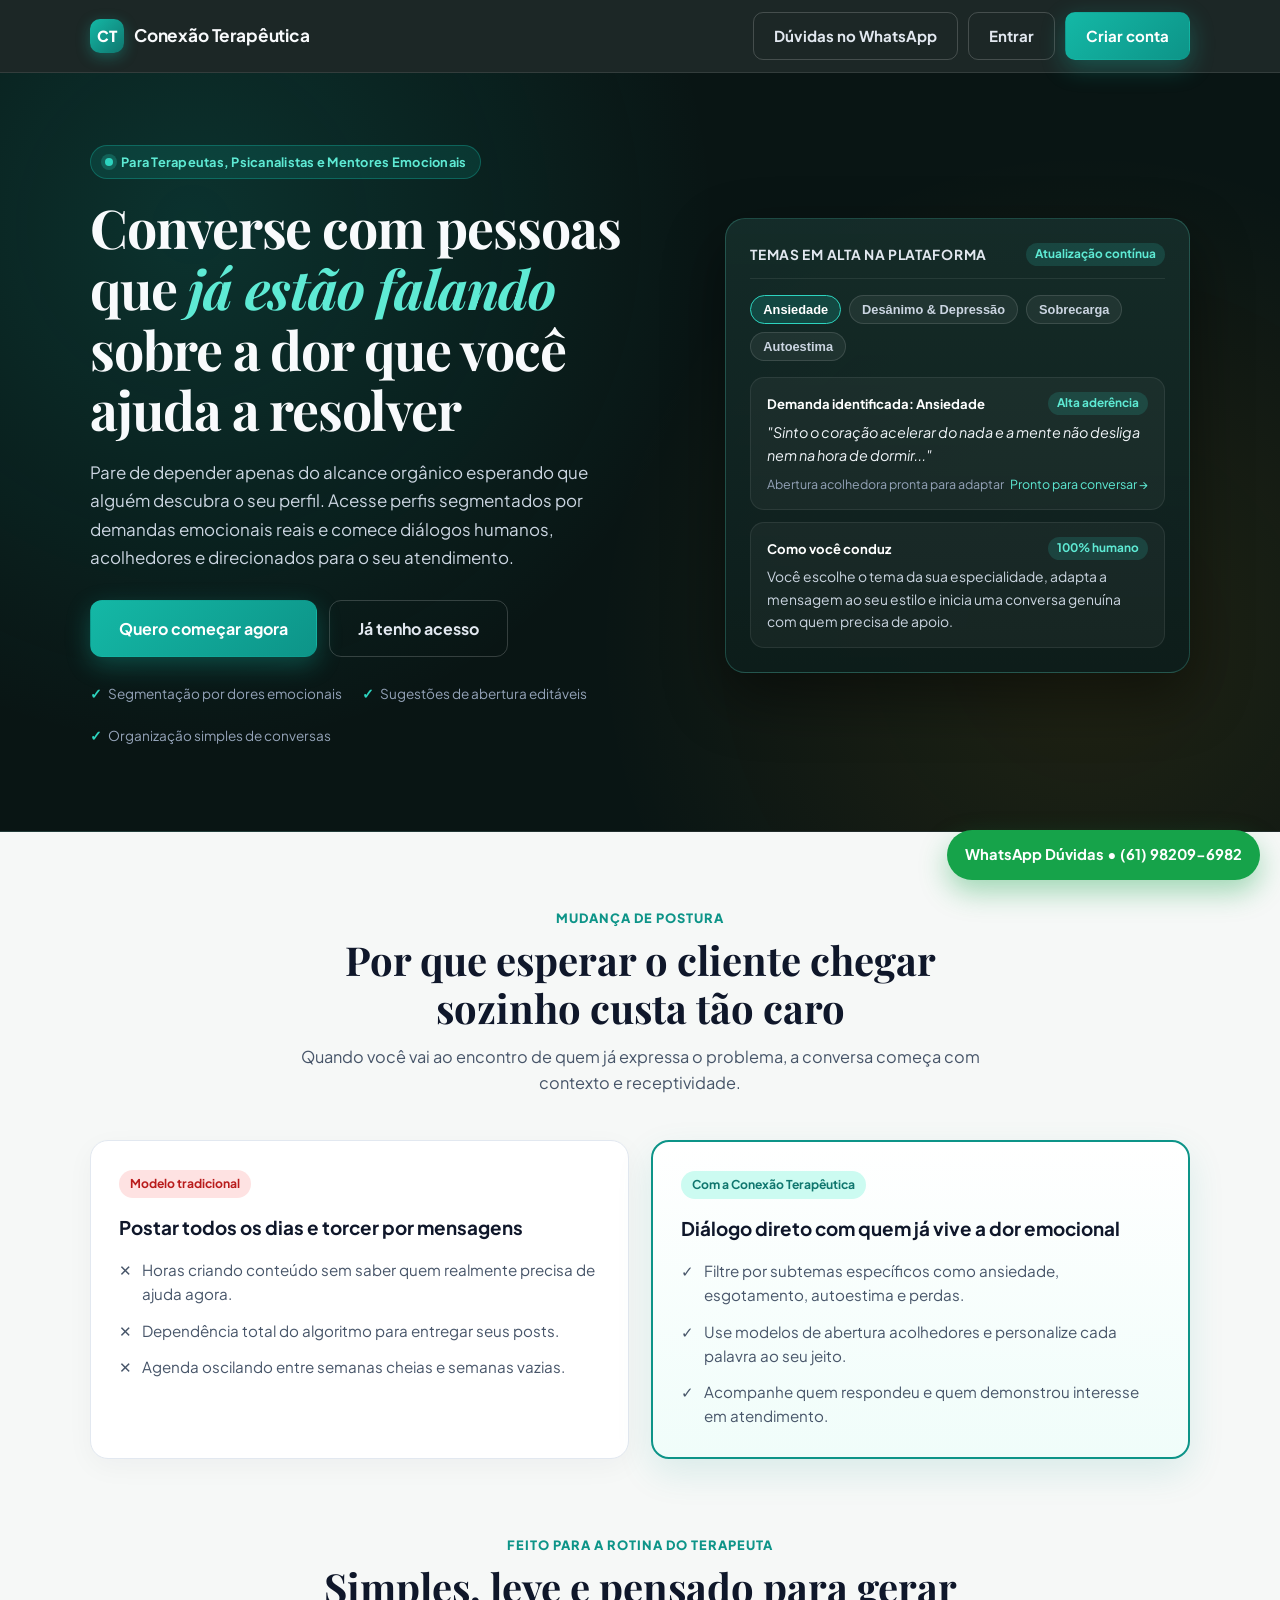
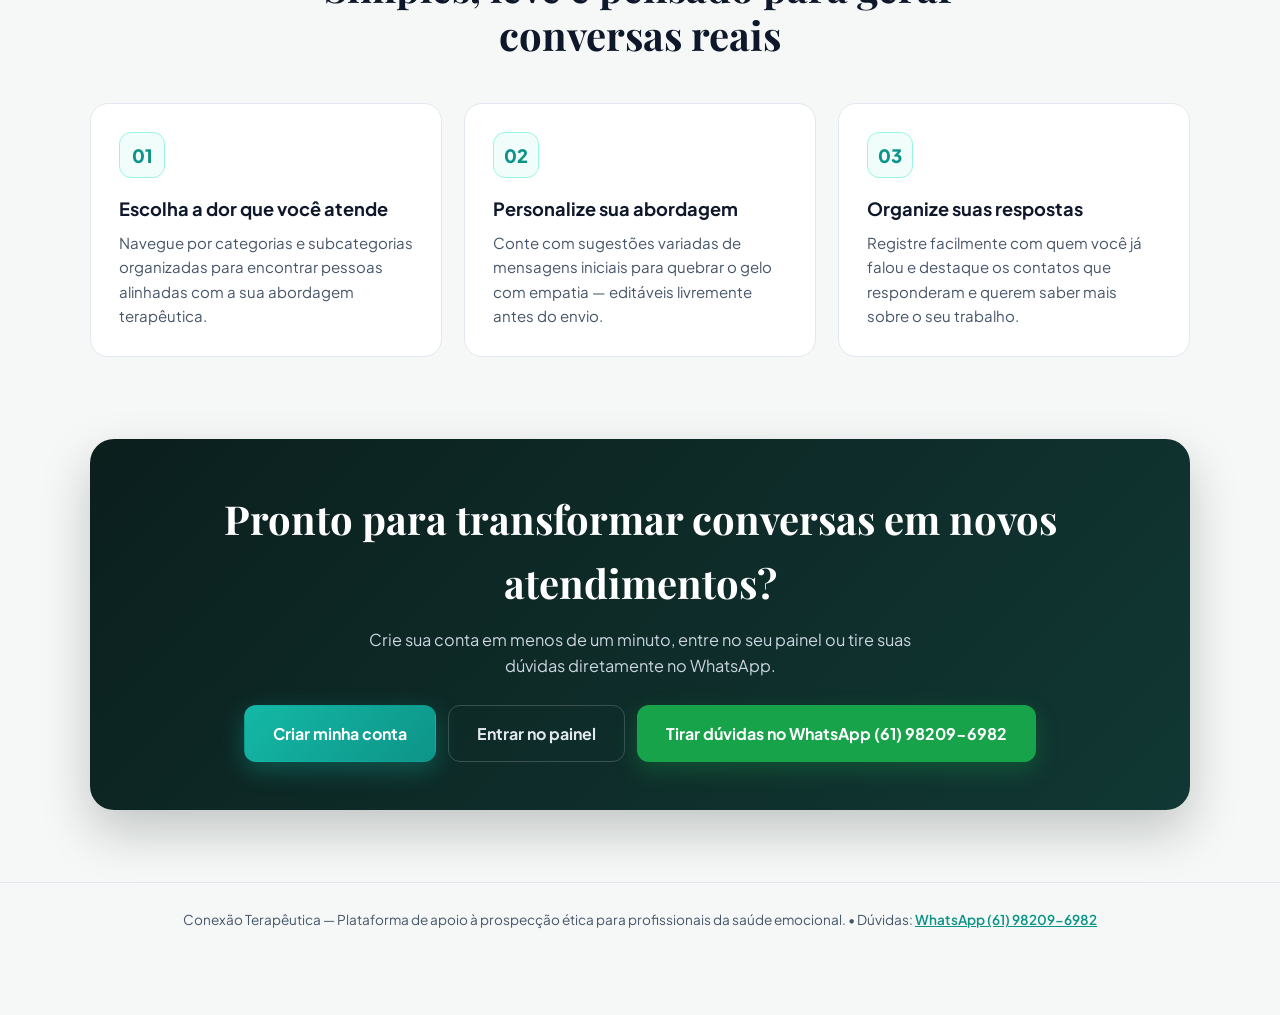
<file: index.html>
<!DOCTYPE html>
<html lang="pt-BR">
<head>
  <meta charset="UTF-8" />
  <meta name="viewport" content="width=device-width, initial-scale=1.0" />
  <title>Conexão Terapêutica — Encontre Clientes que Já Comentam Suas Dores</title>
  <link rel="preconnect" href="https://fonts.googleapis.com" />
  <link rel="preconnect" href="https://fonts.gstatic.com" crossorigin />
  <link href="https://fonts.googleapis.com/css2?family=Playfair+Display:ital,wght@0,600;0,700;1,600&family=Plus+Jakarta+Sans:wght@400;500;600;700;800&display=swap" rel="stylesheet" />
  <style>
    :root {
      --bg-dark: #091514;
      --bg-dark-card: #102321;
      --bg-light: #f6f8f7;
      --surface: #ffffff;
      --teal: #0d9488;
      --teal-bright: #14b8a6;
      --teal-soft: #ccfbf1;
      --amber: #f59e0b;
      --text-dark: #0f172a;
      --text-muted: #475569;
      --text-light: #f8fafc;
      --text-light-muted: #94a3b8;
      --border-light: #e2e8f0;
      --border-dark: rgba(255, 255, 255, 0.1);
      --max-w: 1140px;
    }

    * {
      box-sizing: border-box;
      margin: 0;
      padding: 0;
    }

    html {
      scroll-behavior: smooth;
    }

    body {
      font-family: 'Plus Jakarta Sans', -apple-system, BlinkMacSystemFont, sans-serif;
      background-color: var(--bg-light);
      color: var(--text-dark);
      line-height: 1.6;
      overflow-x: hidden;
      -webkit-font-smoothing: antialiased;
    }

    .container {
      width: 100%;
      max-width: var(--max-w);
      margin: 0 auto;
      padding: 0 20px;
    }

    /* NAVBAR */
    .navbar {
      position: sticky;
      top: 0;
      z-index: 50;
      background: rgba(9, 21, 20, 0.92);
      backdrop-filter: blur(12px);
      border-bottom: 1px solid var(--border-dark);
    }

    .navbar-inner {
      display: flex;
      align-items: center;
      justify-content: space-between;
      min-height: 72px;
      gap: 14px;
    }

    .logo {
      display: flex;
      align-items: center;
      gap: 10px;
      text-decoration: none;
      color: var(--text-light);
      font-weight: 700;
      font-size: 1.08rem;
      letter-spacing: -0.01em;
    }

    .logo-mark {
      width: 34px;
      height: 34px;
      border-radius: 10px;
      background: linear-gradient(135deg, var(--teal-bright), #0f766e);
      display: grid;
      place-items: center;
      color: #fff;
      font-weight: 800;
      font-size: 0.95rem;
      box-shadow: 0 4px 14px rgba(20, 184, 166, 0.35);
    }

    .nav-actions {
      display: flex;
      align-items: center;
      gap: 10px;
    }

    .btn {
      display: inline-flex;
      align-items: center;
      justify-content: center;
      gap: 8px;
      padding: 11px 20px;
      border-radius: 10px;
      font-weight: 700;
      font-size: 0.94rem;
      text-decoration: none;
      transition: all 0.2s ease;
      cursor: pointer;
      border: 1px solid transparent;
    }

    .btn-ghost-light {
      color: #e2e8f0;
      border-color: rgba(255, 255, 255, 0.18);
      background: transparent;
    }

    .btn-ghost-light:hover {
      background: rgba(255, 255, 255, 0.08);
      color: #fff;
    }

    .btn-primary-glow {
      background: linear-gradient(135deg, var(--teal-bright), var(--teal));
      color: #ffffff;
      box-shadow: 0 8px 24px rgba(20, 184, 166, 0.32);
    }

    .btn-primary-glow:hover {
      transform: translateY(-1px);
      box-shadow: 0 12px 28px rgba(20, 184, 166, 0.45);
    }

    .btn-whatsapp {
      background: #16a34a;
      color: #ffffff;
      box-shadow: 0 8px 22px rgba(22, 163, 74, 0.3);
    }

    .btn-whatsapp:hover {
      background: #15803d;
      transform: translateY(-1px);
    }

    .btn-lg {
      padding: 15px 28px;
      font-size: 1rem;
      border-radius: 12px;
    }

    /* HERO DARK EDITORIAL */
    .hero-section {
      background:
        radial-gradient(circle at 15% 20%, rgba(20, 184, 166, 0.18), transparent 42%),
        radial-gradient(circle at 85% 75%, rgba(245, 158, 11, 0.1), transparent 40%),
        var(--bg-dark);
      color: var(--text-light);
      padding: 72px 0 84px;
      border-bottom: 1px solid var(--border-dark);
    }

    .hero-grid {
      display: grid;
      grid-template-columns: 1.12fr 0.88fr;
      gap: 44px;
      align-items: center;
    }

    .pill-tag {
      display: inline-flex;
      align-items: center;
      gap: 8px;
      background: rgba(20, 184, 166, 0.14);
      border: 1px solid rgba(20, 184, 166, 0.35);
      color: #5eead4;
      padding: 6px 14px;
      border-radius: 999px;
      font-size: 0.8rem;
      font-weight: 700;
      letter-spacing: 0.02em;
      margin-bottom: 18px;
    }

    .dot-pulse {
      width: 8px;
      height: 8px;
      border-radius: 50%;
      background: #2dd4bf;
      box-shadow: 0 0 0 4px rgba(45, 212, 191, 0.22);
    }

    .hero-title {
      font-family: 'Playfair Display', Georgia, serif;
      font-size: clamp(2.1rem, 4.3vw, 3.35rem);
      line-height: 1.13;
      font-weight: 700;
      margin-bottom: 18px;
      letter-spacing: -0.02em;
    }

    .hero-title em {
      font-style: italic;
      color: #5eead4;
    }

    .hero-desc {
      color: #cbd5e1;
      font-size: 1.06rem;
      line-height: 1.68;
      margin-bottom: 28px;
      max-width: 560px;
    }

    .hero-cta-row {
      display: flex;
      gap: 12px;
      flex-wrap: wrap;
      margin-bottom: 26px;
    }

    .hero-proof {
      display: flex;
      gap: 20px;
      flex-wrap: wrap;
      font-size: 0.85rem;
      color: var(--text-light-muted);
    }

    .hero-proof span {
      display: inline-flex;
      align-items: center;
      gap: 6px;
    }

    .check-icon {
      color: #2dd4bf;
      font-weight: 800;
    }

    /* RADAR VISUAL INTERATIVO */
    .radar-card {
      background: linear-gradient(180deg, rgba(22, 46, 43, 0.9), rgba(13, 29, 27, 0.96));
      border: 1px solid rgba(94, 234, 212, 0.22);
      border-radius: 20px;
      padding: 24px;
      box-shadow: 0 24px 60px rgba(0, 0, 0, 0.45);
    }

    .radar-header {
      display: flex;
      justify-content: space-between;
      align-items: center;
      margin-bottom: 16px;
      padding-bottom: 12px;
      border-bottom: 1px solid rgba(255, 255, 255, 0.08);
    }

    .radar-title {
      font-size: 0.86rem;
      font-weight: 700;
      color: #e2e8f0;
      text-transform: uppercase;
      letter-spacing: 0.05em;
    }

    .radar-chips {
      display: flex;
      gap: 8px;
      flex-wrap: wrap;
      margin-bottom: 16px;
    }

    .topic-chip {
      background: rgba(255, 255, 255, 0.06);
      border: 1px solid rgba(255, 255, 255, 0.12);
      color: #cbd5e1;
      padding: 6px 12px;
      border-radius: 999px;
      font-size: 0.8rem;
      font-weight: 600;
      cursor: pointer;
      transition: all 0.18s ease;
    }

    .topic-chip.active,
    .topic-chip:hover {
      background: rgba(20, 184, 166, 0.22);
      border-color: #2dd4bf;
      color: #ffffff;
    }

    .signal-item {
      background: rgba(255, 255, 255, 0.04);
      border: 1px solid rgba(255, 255, 255, 0.08);
      border-radius: 14px;
      padding: 14px 16px;
      margin-bottom: 12px;
    }

    .signal-top {
      display: flex;
      justify-content: space-between;
      align-items: center;
      margin-bottom: 6px;
      font-size: 0.82rem;
    }

    .signal-tag {
      background: rgba(45, 212, 191, 0.16);
      color: #5eead4;
      padding: 2px 9px;
      border-radius: 999px;
      font-weight: 700;
      font-size: 0.74rem;
    }

    .signal-quote {
      font-size: 0.9rem;
      color: #f1f5f9;
      font-style: italic;
      margin-bottom: 8px;
    }

    .signal-foot {
      font-size: 0.78rem;
      color: #94a3b8;
      display: flex;
      justify-content: space-between;
    }

    /* SEÇÕES CLARAS */
    .section {
      padding: 72px 0;
    }

    .section-center {
      text-align: center;
      max-width: 720px;
      margin: 0 auto 44px;
    }

    .eyebrow {
      display: inline-block;
      color: var(--teal);
      font-weight: 800;
      font-size: 0.8rem;
      text-transform: uppercase;
      letter-spacing: 0.08em;
      margin-bottom: 8px;
    }

    .heading-2 {
      font-family: 'Playfair Display', Georgia, serif;
      font-size: clamp(1.75rem, 3.2vw, 2.5rem);
      line-height: 1.2;
      color: var(--text-dark);
      margin-bottom: 12px;
    }

    .subtext {
      color: var(--text-muted);
      font-size: 1.02rem;
    }

    /* COMPARATIVO */
    .compare-grid {
      display: grid;
      grid-template-columns: repeat(auto-fit, minmax(290px, 1fr));
      gap: 22px;
    }

    .compare-card {
      background: var(--surface);
      border: 1px solid var(--border-light);
      border-radius: 18px;
      padding: 28px;
      box-shadow: 0 8px 28px rgba(15, 23, 42, 0.04);
    }

    .compare-card.highlight {
      border: 2px solid var(--teal);
      background: linear-gradient(180deg, #ffffff 0%, #f0fdfa 100%);
      box-shadow: 0 14px 36px rgba(13, 148, 136, 0.12);
    }

    .compare-badge {
      display: inline-block;
      padding: 4px 11px;
      border-radius: 999px;
      font-size: 0.76rem;
      font-weight: 700;
      margin-bottom: 14px;
    }

    .badge-old {
      background: #fee2e2;
      color: #b91c1c;
    }

    .badge-new {
      background: var(--teal-soft);
      color: #0f766e;
    }

    .compare-list {
      list-style: none;
      margin-top: 16px;
      display: grid;
      gap: 12px;
    }

    .compare-list li {
      display: flex;
      gap: 10px;
      font-size: 0.95rem;
      color: var(--text-muted);
    }

    /* BENEFÍCIOS EM 3 PILARES */
    .pillars-grid {
      display: grid;
      grid-template-columns: repeat(auto-fit, minmax(280px, 1fr));
      gap: 22px;
    }

    .pillar-card {
      background: var(--surface);
      border: 1px solid var(--border-light);
      border-radius: 18px;
      padding: 28px;
      transition: transform 0.2s ease, box-shadow 0.2s ease;
    }

    .pillar-card:hover {
      transform: translateY(-3px);
      box-shadow: 0 16px 34px rgba(15, 23, 42, 0.07);
    }

    .pillar-icon {
      width: 46px;
      height: 46px;
      border-radius: 12px;
      background: #f0fdfa;
      border: 1px solid #99f6e4;
      color: var(--teal);
      display: grid;
      place-items: center;
      font-weight: 800;
      font-size: 1.15rem;
      margin-bottom: 16px;
    }

    .pillar-card h3 {
      font-size: 1.14rem;
      margin-bottom: 8px;
      color: var(--text-dark);
    }

    .pillar-card p {
      font-size: 0.94rem;
      color: var(--text-muted);
    }

    /* CTA FINAL */
    .cta-banner {
      background: linear-gradient(135deg, #0b1f1d 0%, #113834 100%);
      color: #fff;
      border-radius: 24px;
      padding: 48px 28px;
      text-align: center;
      box-shadow: 0 22px 50px rgba(9, 21, 20, 0.22);
    }

    .cta-banner h2 {
      font-family: 'Playfair Display', Georgia, serif;
      font-size: clamp(1.8rem, 3.5vw, 2.5rem);
      margin-bottom: 12px;
    }

    .cta-banner p {
      color: #cbd5e1;
      max-width: 600px;
      margin: 0 auto 26px;
      font-size: 1.02rem;
    }

    .footer {
      border-top: 1px solid var(--border-light);
      padding: 26px 0 84px;
      text-align: center;
      font-size: 0.85rem;
      color: var(--text-muted);
    }

    /* BOTÃO FLUTUANTE WHATSAPP */
    .whats-float {
      position: fixed;
      right: 20px;
      bottom: 20px;
      z-index: 60;
      display: inline-flex;
      align-items: center;
      gap: 10px;
      background: #16a34a;
      color: #ffffff;
      text-decoration: none;
      font-weight: 700;
      font-size: 0.92rem;
      padding: 13px 18px;
      border-radius: 999px;
      box-shadow: 0 12px 28px rgba(22, 163, 74, 0.38);
      transition: transform 0.2s ease, background 0.2s ease;
    }

    .whats-float:hover {
      background: #15803d;
      transform: translateY(-2px);
    }

    @media (max-width: 880px) {
      .hero-grid {
        grid-template-columns: 1fr;
        gap: 32px;
      }
      .hero-section {
        padding: 48px 0 56px;
      }
    }
  </style>
</head>
<body>
  <header class="navbar">
    <div class="container navbar-inner">
      <a href="#inicio" class="logo">
        <span class="logo-mark">CT</span>
        <span>Conexão Terapêutica</span>
      </a>
      <div class="nav-actions">
        <a href="https://wa.me/5561982096982?text=Ol%C3%A1%2C%20tenho%20d%C3%BAvidas%20sobre%20a%20plataforma%20Conex%C3%A3o%20Terap%C3%AAutica." target="_blank" rel="noopener noreferrer" class="btn btn-ghost-light">Dúvidas no WhatsApp</a>
        <a href="login.html" class="btn btn-ghost-light">Entrar</a>
        <a href="login.html?modo=cadastro" class="btn btn-primary-glow">Criar conta</a>
      </div>
    </div>
  </header>

  <main id="inicio">
    <!-- DOBRA PRINCIPAL -->
    <section class="hero-section">
      <div class="container hero-grid">
        <div>
          <div class="pill-tag">
            <span class="dot-pulse"></span>
            Para Terapeutas, Psicanalistas e Mentores Emocionais
          </div>
          <h1 class="hero-title">
            Converse com pessoas que <em>já estão falando</em> sobre a dor que você ajuda a resolver
          </h1>
          <p class="hero-desc">
            Pare de depender apenas do alcance orgânico esperando que alguém descubra o seu perfil.
            Acesse perfis segmentados por demandas emocionais reais e comece diálogos humanos,
            acolhedores e direcionados para o seu atendimento.
          </p>
          <div class="hero-cta-row">
            <a href="login.html?modo=cadastro" class="btn btn-primary-glow btn-lg">
              Quero começar agora
            </a>
            <a href="login.html" class="btn btn-ghost-light btn-lg">
              Já tenho acesso
            </a>
          </div>
          <div class="hero-proof">
            <span><strong class="check-icon">✓</strong> Segmentação por dores emocionais</span>
            <span><strong class="check-icon">✓</strong> Sugestões de abertura editáveis</span>
            <span><strong class="check-icon">✓</strong> Organização simples de conversas</span>
          </div>
        </div>

        <!-- PREVIEW INTERATIVO DE DEMANDAS -->
        <div class="radar-card" aria-label="Exemplos de temas emocionais">
          <div class="radar-header">
            <span class="radar-title">Temas em alta na plataforma</span>
            <span class="signal-tag">Atualização contínua</span>
          </div>

          <div class="radar-chips" id="demoChips">
            <button type="button" class="topic-chip active" data-tema="ansiedade">Ansiedade</button>
            <button type="button" class="topic-chip" data-tema="depressao">Desânimo & Depressão</button>
            <button type="button" class="topic-chip" data-tema="sobrecarga">Sobrecarga</button>
            <button type="button" class="topic-chip" data-tema="autoestima">Autoestima</button>
          </div>

          <div id="demoPreviewArea">
            <div class="signal-item">
              <div class="signal-top">
                <strong style="color: #fff;">Demanda identificada: Ansiedade</strong>
                <span class="signal-tag">Alta aderência</span>
              </div>
              <p class="signal-quote">
                "Sinto o coração acelerar do nada e a mente não desliga nem na hora de dormir..."
              </p>
              <div class="signal-foot">
                <span>Abertura acolhedora pronta para adaptar</span>
                <span style="color: #5eead4;">Pronto para conversar →</span>
              </div>
            </div>

            <div class="signal-item" style="margin-bottom: 0;">
              <div class="signal-top">
                <strong style="color: #fff;">Como você conduz</strong>
                <span class="signal-tag">100% humano</span>
              </div>
              <p style="font-size: 0.87rem; color: #cbd5e1;">
                Você escolhe o tema da sua especialidade, adapta a mensagem ao seu estilo e inicia uma conversa genuína com quem precisa de apoio.
              </p>
            </div>
          </div>
        </div>
      </div>
    </section>

    <!-- ANTES VS DEPOIS -->
    <section class="section">
      <div class="container">
        <div class="section-center">
          <span class="eyebrow">Mudança de postura</span>
          <h2 class="heading-2">Por que esperar o cliente chegar sozinho custa tão caro</h2>
          <p class="subtext">
            Quando você vai ao encontro de quem já expressa o problema, a conversa começa com contexto e receptividade.
          </p>
        </div>

        <div class="compare-grid">
          <div class="compare-card">
            <span class="compare-badge badge-old">Modelo tradicional</span>
            <h3 style="font-size: 1.18rem;">Postar todos os dias e torcer por mensagens</h3>
            <ul class="compare-list">
              <li><span>✕</span><span>Horas criando conteúdo sem saber quem realmente precisa de ajuda agora.</span></li>
              <li><span>✕</span><span>Dependência total do algoritmo para entregar seus posts.</span></li>
              <li><span>✕</span><span>Agenda oscilando entre semanas cheias e semanas vazias.</span></li>
            </ul>
          </div>

          <div class="compare-card highlight">
            <span class="compare-badge badge-new">Com a Conexão Terapêutica</span>
            <h3 style="font-size: 1.18rem;">Diálogo direto com quem já vive a dor emocional</h3>
            <ul class="compare-list">
              <li><span>✓</span><span>Filtre por subtemas específicos como ansiedade, esgotamento, autoestima e perdas.</span></li>
              <li><span>✓</span><span>Use modelos de abertura acolhedores e personalize cada palavra ao seu jeito.</span></li>
              <li><span>✓</span><span>Acompanhe quem respondeu e quem demonstrou interesse em atendimento.</span></li>
            </ul>
          </div>
        </div>
      </div>
    </section>

    <!-- 3 PILARES -->
    <section class="section" style="padding-top: 0;">
      <div class="container">
        <div class="section-center">
          <span class="eyebrow">Feito para a rotina do terapeuta</span>
          <h2 class="heading-2">Simples, leve e pensado para gerar conversas reais</h2>
        </div>

        <div class="pillars-grid">
          <div class="pillar-card">
            <div class="pillar-icon">01</div>
            <h3>Escolha a dor que você atende</h3>
            <p>
              Navegue por categorias e subcategorias organizadas para encontrar pessoas alinhadas com a sua abordagem terapêutica.
            </p>
          </div>
          <div class="pillar-card">
            <div class="pillar-icon">02</div>
            <h3>Personalize sua abordagem</h3>
            <p>
              Conte com sugestões variadas de mensagens iniciais para quebrar o gelo com empatia — editáveis livremente antes do envio.
            </p>
          </div>
          <div class="pillar-card">
            <div class="pillar-icon">03</div>
            <h3>Organize suas respostas</h3>
            <p>
              Registre facilmente com quem você já falou e destaque os contatos que responderam e querem saber mais sobre o seu trabalho.
            </p>
          </div>
        </div>
      </div>
    </section>

    <!-- CTA FINAL + DÚVIDAS WHATSAPP -->
    <section class="section" style="padding-top: 10px;">
      <div class="container">
        <div class="cta-banner">
          <h2>Pronto para transformar conversas em novos atendimentos?</h2>
          <p>
            Crie sua conta em menos de um minuto, entre no seu painel ou tire suas dúvidas diretamente no WhatsApp.
          </p>
          <div style="display: flex; gap: 12px; justify-content: center; flex-wrap: wrap;">
            <a href="login.html?modo=cadastro" class="btn btn-primary-glow btn-lg">Criar minha conta</a>
            <a href="login.html" class="btn btn-ghost-light btn-lg">Entrar no painel</a>
            <a href="https://wa.me/5561982096982?text=Ol%C3%A1%2C%20tenho%20d%C3%BAvidas%20sobre%20a%20Conex%C3%A3o%20Terap%C3%AAutica." target="_blank" rel="noopener noreferrer" class="btn btn-whatsapp btn-lg">
              Tirar dúvidas no WhatsApp (61) 98209-6982
            </a>
          </div>
        </div>
      </div>
    </section>
  </main>

  <footer class="footer">
    <div class="container">
      Conexão Terapêutica — Plataforma de apoio à prospecção ética para profissionais da saúde emocional. • Dúvidas: <a href="https://wa.me/5561982096982?text=Ol%C3%A1%2C%20tenho%20d%C3%BAvidas%20sobre%20a%20Conex%C3%A3o%20Terap%C3%AAutica." target="_blank" rel="noopener noreferrer" style="color: var(--teal); font-weight: 600;">WhatsApp (61) 98209-6982</a>
    </div>
  </footer>

  <a href="https://wa.me/5561982096982?text=Ol%C3%A1%2C%20tenho%20d%C3%BAvidas%20sobre%20a%20Conex%C3%A3o%20Terap%C3%AAutica." target="_blank" rel="noopener noreferrer" class="whats-float" aria-label="Tirar dúvidas no WhatsApp">
    <span>WhatsApp Dúvidas • (61) 98209-6982</span>
  </a>

  <script>
    const exemplosTemas = {
      ansiedade: {
        titulo: "Demanda identificada: Ansiedade",
        frase: '"Sinto o coração acelerar do nada e a mente não desliga nem na hora de dormir..."'
      },
      depressao: {
        titulo: "Demanda identificada: Desânimo & Depressão",
        frase: '"Acordo sem energia para tarefas simples e parece que ninguém ao redor entende esse peso..."'
      },
      sobrecarga: {
        titulo: "Demanda identificada: Sobrecarga Emocional",
        frase: '"Estou sempre cuidando de tudo e de todos, mas por dentro sinto que cheguei no limite..."'
      },
      autoestima: {
        titulo: "Demanda identificada: Autoestima & Insegurança",
        frase: '"Tenho muita dificuldade de me posicionar e vivo me cobrando por qualquer pequeno erro..."'
      }
    };

    document.querySelectorAll("#demoChips .topic-chip").forEach((btn) => {
      btn.addEventListener("click", () => {
        document.querySelectorAll("#demoChips .topic-chip").forEach((b) => b.classList.remove("active"));
        btn.classList.add("active");
        const item = exemplosTemas[btn.dataset.tema];
        if (!item) return;
        const area = document.getElementById("demoPreviewArea");
        area.querySelector(".signal-top strong").textContent = item.titulo;
        area.querySelector(".signal-quote").textContent = item.frase;
      });
    });
  </script>
</body>
</html>
</file>
